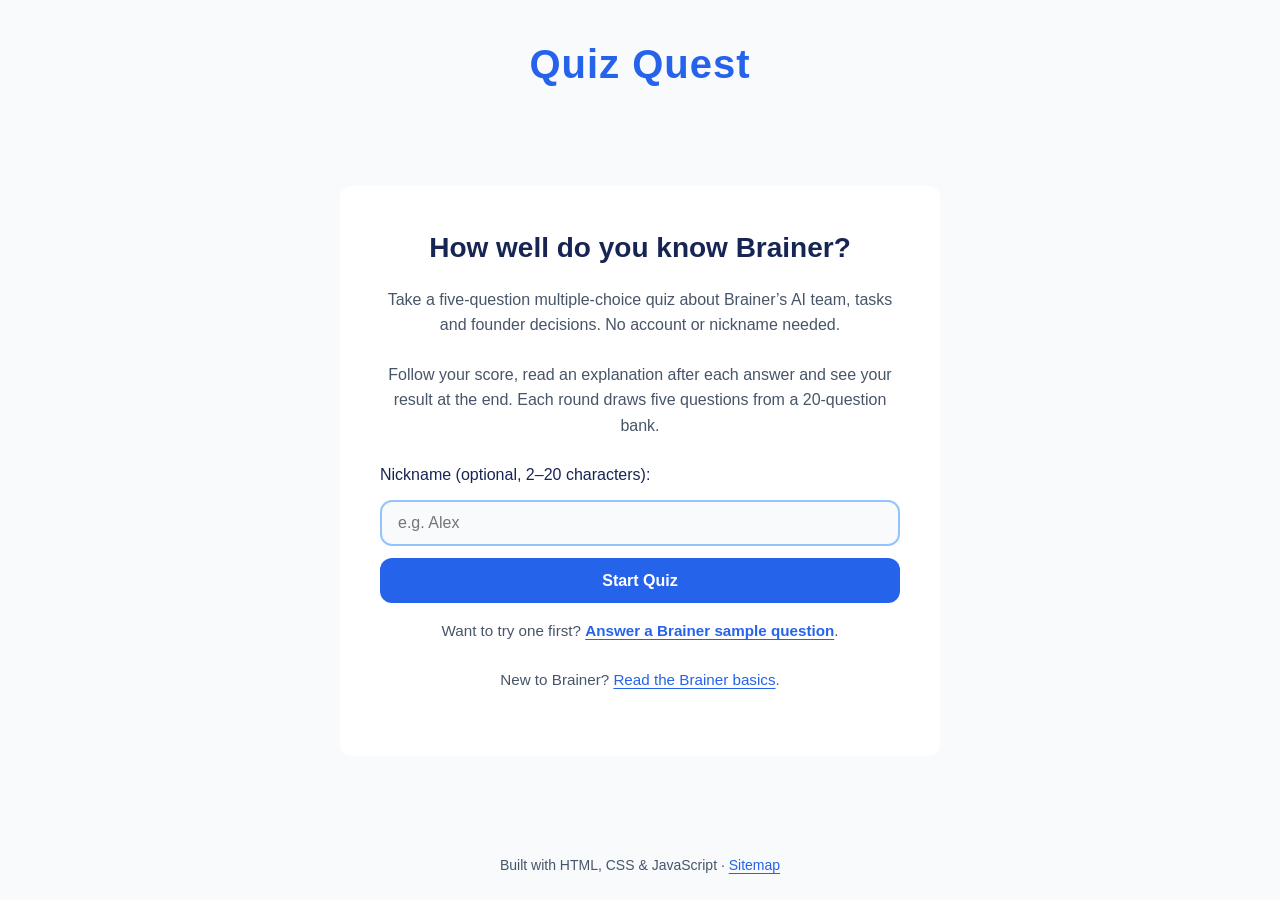
<file: index.html>
<!DOCTYPE html>
<html lang="en">

<head>
    <meta charset="UTF-8" />
    <meta name="viewport" content="width=device-width, initial-scale=1.0" />
    <title>Quiz Quest | Brainer Quiz — Five Questions</title>
    <meta name="description"
        content="Take a five-question, multiple-choice Brainer quiz about its AI team, tasks and founder decisions. No account or nickname needed. See your score and explanations." />
    <link rel="canonical" href="https://anupamas02.github.io/quiz-quest/" />
    <meta property="og:type" content="website" />
    <meta property="og:site_name" content="Quiz Quest" />
    <meta property="og:title" content="Quiz Quest | Brainer Quiz — Five Questions" />
    <meta property="og:description"
        content="Take a five-question, multiple-choice Brainer quiz about its AI team, tasks and founder decisions. No account or nickname needed. See your score and explanations." />
    <meta property="og:url" content="https://anupamas02.github.io/quiz-quest/" />
    <meta property="og:image" content="https://anupamas02.github.io/quiz-quest/assets/quiz-preview.png" />
    <meta property="og:image:type" content="image/png" />
    <meta property="og:image:width" content="1200" />
    <meta property="og:image:height" content="630" />
    <meta property="og:image:alt" content="Quiz Quest. How well do you know Brainer? Five multiple-choice questions." />
    <meta name="twitter:card" content="summary_large_image" />
    <meta name="twitter:title" content="Quiz Quest | Brainer Quiz — Five Questions" />
    <meta name="twitter:description"
        content="Take a five-question, multiple-choice Brainer quiz about its AI team, tasks and founder decisions. No account or nickname needed. See your score and explanations." />
    <meta name="twitter:image" content="https://anupamas02.github.io/quiz-quest/assets/quiz-preview.png" />
    <meta name="twitter:image:alt" content="Quiz Quest. How well do you know Brainer? Five multiple-choice questions." />
    <link rel="sitemap" type="application/xml" href="sitemap.xml" />
    <link rel="stylesheet" href="style.css" />
</head>

<body>
    <header>
        <h1>Quiz Quest</h1>
    </header>

    <main>
        <!-- Screen 1: Start -->
        <section id="start-screen" class="screen">
            <h2>How well do you know Brainer?</h2>
            <p>Take a five-question multiple-choice quiz about Brainer’s AI team, tasks and founder decisions. No account or nickname needed.</p>
            <p>Follow your score, read an explanation after each answer and see your result at the end. Each round draws five questions from a 20-question bank.</p>
            <p id="invitation-error" class="hidden" role="status"></p>
            <button id="recover-round-btn" class="secondary-btn hidden" type="button">Resume Saved Quiz</button>
            <form id="start-form">
                <label for="player-name">Nickname (optional, 2–20 characters):</label>
                <input type="text" id="player-name" name="playerName" placeholder="e.g. Alex"
                    maxlength="20" />
                <button type="submit">Start Quiz</button>
            </form>
            <p class="start-sample-link">Want to try one first? <a href="sample-question.html">Answer a Brainer sample question</a>.</p>
            <p class="reference-link">New to Brainer? <a href="brainer-basics.html">Read the Brainer basics</a>.</p>
        </section>

        <section id="resume-screen" class="screen hidden" aria-labelledby="resume-heading">
            <h2 id="resume-heading" tabindex="-1">Finish your round?</h2>
            <p id="resume-summary"></p>
            <p>Your questions and answers are saved in this tab for up to a day. Your nickname isn’t saved.</p>
            <div class="resume-actions">
                <button id="resume-btn" type="button">Resume Quiz</button>
                <button id="discard-btn" class="secondary-btn" type="button">Discard Round</button>
            </div>
        </section>

        <section id="invitation-screen" class="screen hidden" aria-labelledby="invitation-heading">
            <p>Try one Brainer question</p>
            <h2 id="invitation-heading" tabindex="-1"></h2>
            <div id="invitation-answers">
                <button id="invitation-answer-0" class="invitation-answer" type="button"></button>
                <button id="invitation-answer-1" class="invitation-answer" type="button"></button>
                <button id="invitation-answer-2" class="invitation-answer" type="button"></button>
                <button id="invitation-answer-3" class="invitation-answer" type="button"></button>
            </div>
            <p id="invitation-feedback" class="answer-feedback" role="status" aria-live="polite" tabindex="-1"></p>
            <p>Ready for more? Answer five multiple-choice questions about Brainer.</p>
            <button id="invitation-start-btn" type="button">Try the Full Quiz</button>
        </section>

        <!-- Screen 2: Quiz (hidden for now) -->
        <section id="quiz-screen" class="screen hidden">
            <div class="quiz-info">
                <span id="question-counter">Question 1 of 5</span>
                <span id="score-display">Score: 0</span>

                <!-- NEW: progress bar -->
                <div id="quiz-progress" class="progress-bar" role="progressbar" aria-label="Questions answered"
                    aria-valuemin="0" aria-valuemax="5" aria-valuenow="0">
                    <div id="progress-fill" class="progress-fill"></div>
                </div>
            </div>
            <h2 id="question-text" tabindex="-1">Question goes here</h2>
            <div id="answer-buttons">
                <button class="answer-btn">Answer 1</button>
                <button class="answer-btn">Answer 2</button>
                <button class="answer-btn">Answer 3</button>
                <button class="answer-btn">Answer 4</button>
            </div>
            <p id="answer-feedback" class="answer-feedback" role="status" aria-live="polite"></p>
            <button id="next-question-btn" class="hidden" type="button">Next Question</button>
        </section>

        <!-- Screen 3: Results (hidden for now) -->
        <section id="results-screen" class="screen hidden">
            <h2 id="results-heading" tabindex="-1">Quiz Complete!</h2>
            <p id="final-message">Thanks for playing!</p>
            <p id="final-score">You scored 0 out of 5</p>
            <button id="play-again-btn" type="button">Play Again</button>
            <details id="answer-review" class="answer-review">
                <summary>Review Answers</summary>
                <p>Look back at your five answers and see why each correct answer fits.</p>
                <ol id="review-list" class="review-list"></ol>
            </details>
            <div class="result-sharing" aria-label="Invite a friend with a question">
                <h3>Give a friend one question to try</h3>
                <p id="invitation-preview"></p>
                <p>The invitation includes only this question. Your nickname, answer and score stay here.</p>
                <div class="share-actions">
                    <button id="share-question-btn" class="secondary-btn" type="button">Share Question</button>
                    <button id="copy-question-btn" class="secondary-btn" type="button">Copy Question Link</button>
                </div>
                <p id="question-share-status" role="status" aria-live="polite" aria-atomic="true"></p>
                <div id="question-manual-copy" class="hidden">
                    <label for="question-share-text">Copy this question invitation and link:</label>
                    <textarea id="question-share-text" readonly rows="5" spellcheck="false"></textarea>
                </div>
            </div>
            <div class="result-sharing" aria-label="Share your result">
                <p id="share-note">Share your score and invite a friend to try a Brainer round. Questions may differ. Your name stays here.</p>
                <div class="share-actions">
                    <button id="share-result-btn" class="secondary-btn" type="button" aria-describedby="share-note">Share Score</button>
                    <button id="copy-result-btn" class="secondary-btn" type="button">Copy Result</button>
                    <button id="save-image-btn" class="secondary-btn" type="button" aria-describedby="share-note">Save Score Image</button>
                </div>
                <p id="save-image-status" role="status" aria-live="polite" aria-atomic="true"></p>
                <p id="share-status" role="status" aria-live="polite" aria-atomic="true"></p>
                <div id="manual-copy" class="hidden">
                    <label for="share-text">Copy this result and link:</label>
                    <textarea id="share-text" readonly rows="5" spellcheck="false"></textarea>
                </div>
            </div>
        </section>
    </main>

    <footer>
        <p>Built with HTML, CSS &amp; JavaScript · <a href="sitemap.xml">Sitemap</a></p>
    </footer>

    <script src="questions.js"></script>
    <script src="script.js"></script>
</body>

</html>
</file>
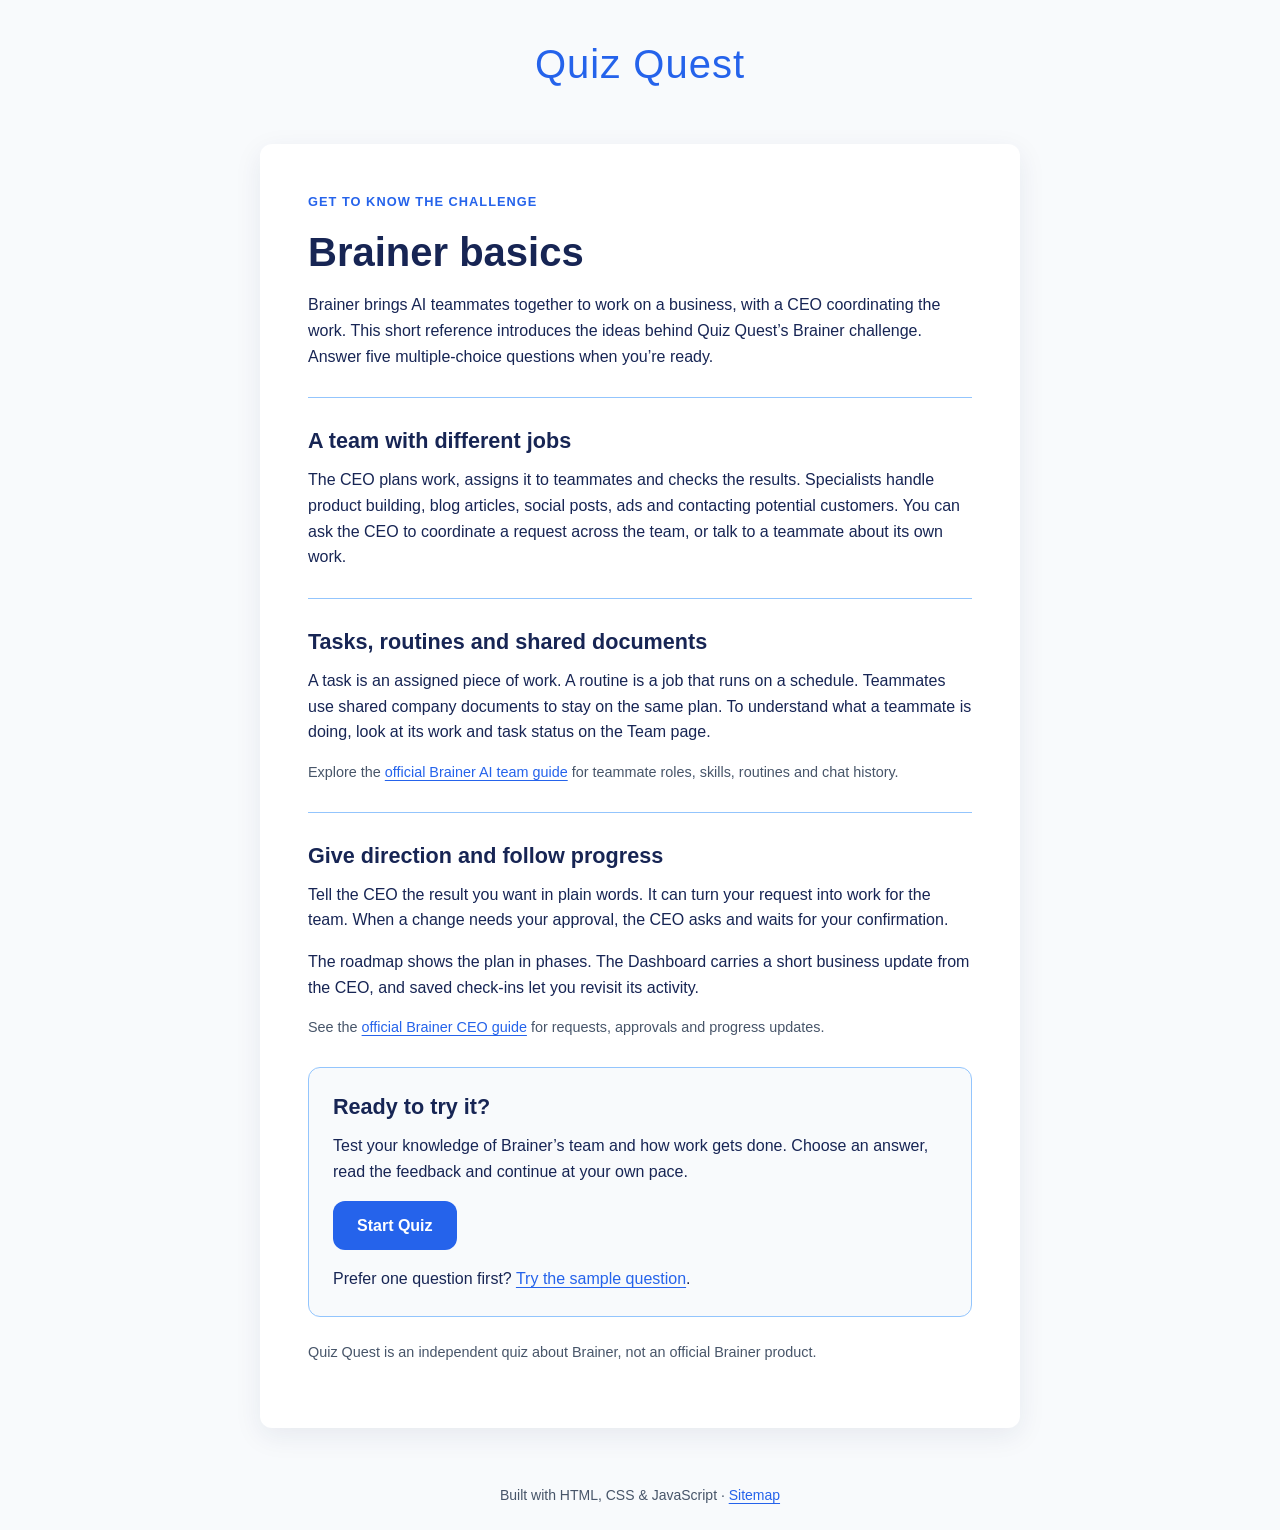
<file: brainer-basics.html>
<!DOCTYPE html>
<html lang="en">

<head>
    <meta charset="UTF-8" />
    <meta name="viewport" content="width=device-width, initial-scale=1.0" />
    <title>Brainer Basics: Team, Tasks and Founder Decisions | Quiz Quest</title>
    <meta name="description"
        content="New to Brainer? Explore its AI team, tasks, routines and founder decisions with official sources, then try a sample or answer five multiple-choice questions." />
    <link rel="canonical" href="https://anupamas02.github.io/quiz-quest/brainer-basics.html" />
    <meta property="og:type" content="website" />
    <meta property="og:site_name" content="Quiz Quest" />
    <meta property="og:title" content="Brainer Basics: Team, Tasks and Founder Decisions | Quiz Quest" />
    <meta property="og:description"
        content="New to Brainer? Explore its AI team, tasks, routines and founder decisions with official sources, then try a sample or answer five multiple-choice questions." />
    <meta property="og:url" content="https://anupamas02.github.io/quiz-quest/brainer-basics.html" />
    <link rel="sitemap" type="application/xml" href="sitemap.xml" />
    <link rel="stylesheet" href="style.css" />
</head>

<body>
    <a class="skip-link" href="#basics-title">Skip to Brainer basics</a>
    <header>
        <p class="sample-site-title"><a href="./">Quiz Quest</a></p>
    </header>

    <main class="basics-main">
        <article class="basics-card" aria-labelledby="basics-title">
            <p class="sample-eyebrow">Get to know the challenge</p>
            <h1 id="basics-title" tabindex="-1">Brainer basics</h1>
            <p>Brainer brings AI teammates together to work on a business, with a CEO coordinating the work. This short reference introduces the ideas behind Quiz Quest’s Brainer challenge. Answer five multiple-choice questions when you’re ready.</p>

            <section class="basics-section" aria-labelledby="team-heading">
                <h2 id="team-heading">A team with different jobs</h2>
                <p>The CEO plans work, assigns it to teammates and checks the results. Specialists handle product building, blog articles, social posts, ads and contacting potential customers. You can ask the CEO to coordinate a request across the team, or talk to a teammate about its own work.</p>
            </section>

            <section class="basics-section" aria-labelledby="work-heading">
                <h2 id="work-heading">Tasks, routines and shared documents</h2>
                <p>A task is an assigned piece of work. A routine is a job that runs on a schedule. Teammates use shared company documents to stay on the same plan. To understand what a teammate is doing, look at its work and task status on the Team page.</p>
                <p class="basics-source">Explore the <a href="https://help.brainer.ceo/ai-team">official Brainer AI team guide</a> for teammate roles, skills, routines and chat history.</p>
            </section>

            <section class="basics-section" aria-labelledby="direction-heading">
                <h2 id="direction-heading">Give direction and follow progress</h2>
                <p>Tell the CEO the result you want in plain words. It can turn your request into work for the team. When a change needs your approval, the CEO asks and waits for your confirmation.</p>
                <p>The roadmap shows the plan in phases. The Dashboard carries a short business update from the CEO, and saved check-ins let you revisit its activity.</p>
                <p class="basics-source">See the <a href="https://help.brainer.ceo/guides/ceo">official Brainer CEO guide</a> for requests, approvals and progress updates.</p>
            </section>

            <section class="basics-section basics-play" aria-labelledby="play-heading">
                <h2 id="play-heading">Ready to try it?</h2>
                <p>Test your knowledge of Brainer’s team and how work gets done. Choose an answer, read the feedback and continue at your own pace.</p>
                <a class="sample-start-btn" href="./#start-screen">Start Quiz</a>
                <p>Prefer one question first? <a href="sample-question.html">Try the sample question</a>.</p>
            </section>
            <p class="basics-source basics-independence">Quiz Quest is an independent quiz about Brainer, not an official Brainer product.</p>
        </article>
    </main>

    <footer>
        <p>Built with HTML, CSS &amp; JavaScript · <a href="sitemap.xml">Sitemap</a></p>
    </footer>
</body>

</html>
</file>
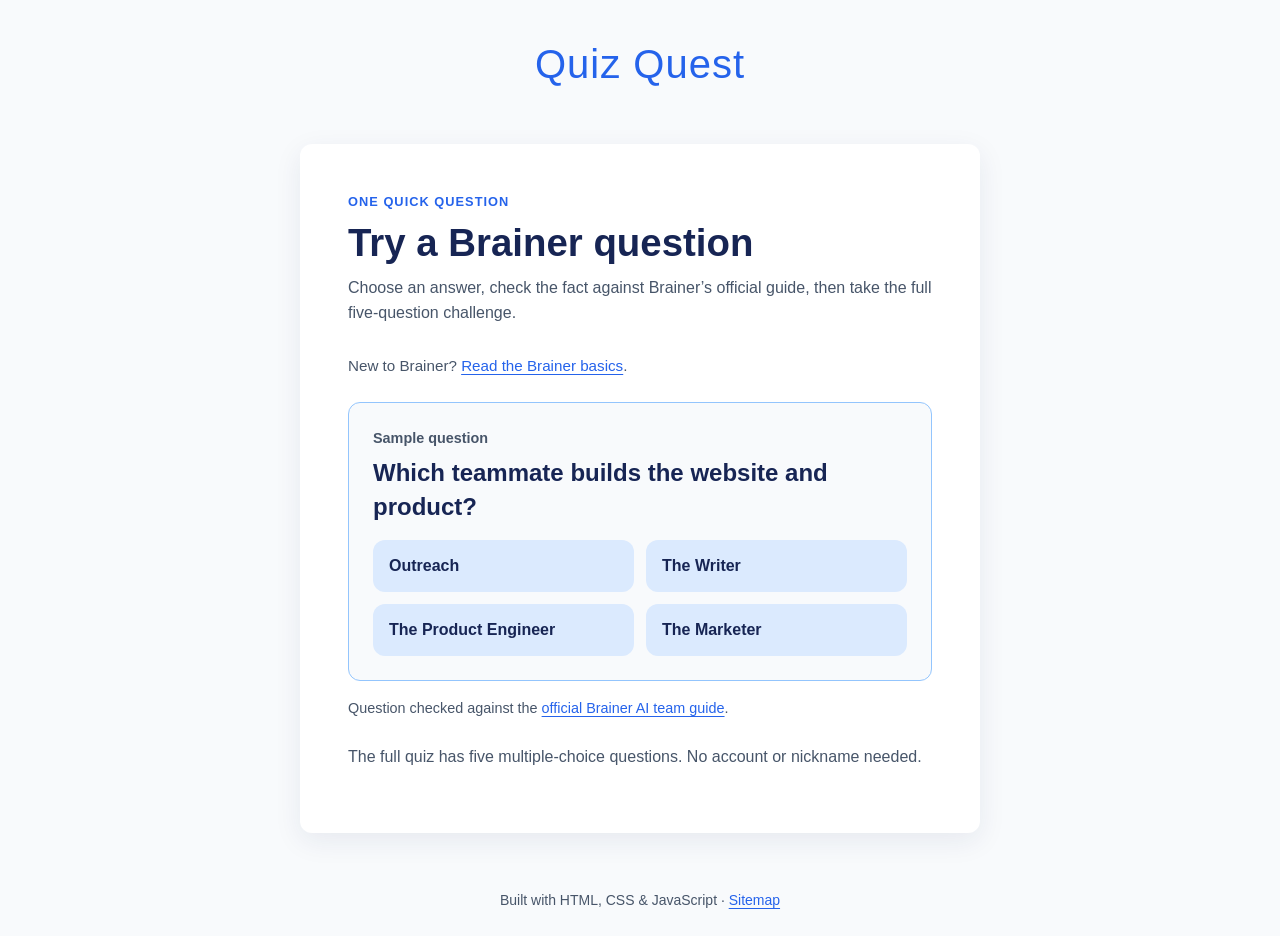
<file: sample-question.html>
<!DOCTYPE html>
<html lang="en">

<head>
    <meta charset="UTF-8" />
    <meta name="viewport" content="width=device-width, initial-scale=1.0" />
    <title>Brainer Sample Question | Quiz Quest</title>
    <meta name="description"
        content="Try a Brainer question: find which teammate builds the website and product. Check your answer against Brainer’s official AI team guide, then play five questions." />
    <link rel="canonical" href="https://anupamas02.github.io/quiz-quest/sample-question.html" />
    <meta property="og:type" content="website" />
    <meta property="og:site_name" content="Quiz Quest" />
    <meta property="og:title" content="Brainer Sample Question | Quiz Quest" />
    <meta property="og:description"
        content="Try a Brainer question: find which teammate builds the website and product. Check your answer against Brainer’s official AI team guide, then play five questions." />
    <meta property="og:url" content="https://anupamas02.github.io/quiz-quest/sample-question.html" />
    <meta property="og:image" content="https://anupamas02.github.io/quiz-quest/assets/quiz-preview.png" />
    <meta property="og:image:alt" content="Quiz Quest. Answer five multiple-choice questions about Brainer." />
    <meta name="twitter:card" content="summary_large_image" />
    <meta name="twitter:title" content="Brainer Sample Question | Quiz Quest" />
    <meta name="twitter:description"
        content="Try a Brainer question: find which teammate builds the website and product. Check your answer against Brainer’s official AI team guide, then play five questions." />
    <meta name="twitter:image" content="https://anupamas02.github.io/quiz-quest/assets/quiz-preview.png" />
    <meta name="twitter:image:alt" content="Quiz Quest. Answer five multiple-choice questions about Brainer." />
    <link rel="sitemap" type="application/xml" href="sitemap.xml" />
    <link rel="stylesheet" href="style.css" />
</head>

<body>
    <header>
        <p class="sample-site-title"><a href="./">Quiz Quest</a></p>
    </header>

    <main class="sample-main">
        <article class="sample-card" aria-labelledby="sample-title">
            <p class="sample-eyebrow">One quick question</p>
            <h1 id="sample-title">Try a Brainer question</h1>
            <p class="sample-intro">Choose an answer, check the fact against Brainer’s official guide, then take the full five-question challenge.</p>
            <p class="reference-link">New to Brainer? <a href="brainer-basics.html">Read the Brainer basics</a>.</p>

            <section class="sample-question-block" aria-labelledby="sample-question">
                <p class="sample-question-label">Sample question</p>
                <h2 id="sample-question">Which teammate builds the website and product?</h2>
                <div class="sample-answers" role="group" aria-labelledby="sample-question">
                    <button class="sample-answer" type="button" data-index="0">Outreach</button>
                    <button class="sample-answer" type="button" data-index="1">The Writer</button>
                    <button class="sample-answer" type="button" data-index="2">The Product Engineer</button>
                    <button class="sample-answer" type="button" data-index="3">The Marketer</button>
                </div>
                <p id="sample-feedback" class="sample-feedback" role="status" aria-live="polite" aria-atomic="true" tabindex="-1" hidden></p>
            </section>

            <p class="sample-source">Question checked against the <a href="https://help.brainer.ceo/ai-team" target="_blank" rel="noopener noreferrer">official Brainer AI team guide</a>.</p>
            <p class="sample-full-quiz">The full quiz has five multiple-choice questions. No account or nickname needed.</p>
            <a id="sample-start-btn" class="sample-start-btn" href="./#start-screen" hidden>Start Quiz</a>
        </article>
    </main>

    <footer>
        <p>Built with HTML, CSS &amp; JavaScript · <a href="sitemap.xml">Sitemap</a></p>
    </footer>

    <script src="questions.js"></script>
    <script src="sample-question.js"></script>
</body>

</html>
</file>
<file: style.css>
/* ============================================
   1. CSS Variables (custom properties)
   ============================================ */
:root {
    --color-bg: #f8fafc;
    --color-surface: #ffffff;
    --color-primary: #2563eb;
    --color-secondary: #93c5fd;
    --color-accent: #f59e0b;
    --color-text: #172554;
    --color-text-muted: #475569;
    --color-correct: #4ade80;
    --color-wrong: #f87171;

    --radius: 12px;
    --transition: 0.25s ease;
}

/* ============================================
   2. Reset & base styles
   ============================================ */
* {
    margin: 0;
    padding: 0;
    box-sizing: border-box;
}

body {
    font-family: -apple-system, BlinkMacSystemFont, "Segoe UI", sans-serif;
    background-color: var(--color-bg);
    color: var(--color-text);
    min-height: 100vh;
    display: flex;
    flex-direction: column;
    line-height: 1.6;
}

/* ============================================
   3. Layout
   ============================================ */
header {
    text-align: center;
    padding: 2rem 1rem 1rem;
}

header h1 {
    font-size: 2.5rem;
    color: var(--color-primary);
    letter-spacing: 1px;
}

main {
    flex: 1;
    display: flex;
    justify-content: center;
    align-items: center;
    padding: 2rem 1rem;
}

footer {
    text-align: center;
    padding: 1.5rem;
    color: var(--color-text-muted);
    font-size: 0.875rem;
}

/* ============================================
   4. Screens (the three sections)
   ============================================ */
.screen {
    background-color: var(--color-surface);
    border-radius: var(--radius);
    padding: 2.5rem;
    width: 100%;
    max-width: 600px;
    text-align: center;
}

.screen h2 {
    margin-bottom: 1rem;
    font-size: 1.75rem;
}

.screen p {
    margin-bottom: 1.5rem;
    color: var(--color-text-muted);
}

/* ============================================
   5. Form (start screen)
   ============================================ */
form {
    display: flex;
    flex-direction: column;
    gap: 0.75rem;
    align-items: stretch;
}

label {
    text-align: left;
    font-weight: 500;
}

input[type="text"] {
    padding: 0.75rem 1rem;
    font-size: 1rem;
    background-color: var(--color-bg);
    color: var(--color-text);
    border: 2px solid var(--color-secondary);
    border-radius: var(--radius);
    transition: border-color var(--transition);
}

input[type="text"]:focus {
    outline: none;
    border-color: var(--color-accent);
}

/* ============================================
   6. Buttons
   ============================================ */
button {
    padding: 0.85rem 1.5rem;
    font-size: 1rem;
    font-weight: 600;
    background-color: var(--color-primary);
    color: var(--color-surface);
    border: none;
    border-radius: var(--radius);
    cursor: pointer;
    transition: transform var(--transition), background-color var(--transition);
}

button:hover {
    background-color: #1d4ed8;
    transform: translateY(-2px);
}

button:focus-visible {
    outline: 3px solid var(--color-accent);
    outline-offset: 3px;
}

button:active {
    transform: translateY(0);
}

/* ============================================
   7. Quiz screen specifics
   ============================================ */
.quiz-info {
    display: flex;
    flex-wrap: wrap;
    gap: 0.75rem;
    justify-content: space-between;
    margin-bottom: 1.5rem;
    color: var(--color-text-muted);
    font-size: 0.95rem;
}

#question-text {
    margin-bottom: 2rem;
    min-height: 3rem;
}

#answer-buttons,
#invitation-answers {
    display: flex;
    flex-direction: column;
    gap: 0.75rem;
}

.answer-btn,
.invitation-answer {
    background-color: var(--color-secondary);
    color: var(--color-text);
    text-align: left;
}

.answer-btn:hover:not(:disabled),
.invitation-answer:hover:not(:disabled) {
    background-color: #bfdbfe;
}

.answer-btn:disabled,
.invitation-answer:disabled {
    cursor: default;
    transform: none;
}

.answer-btn.correct,
.invitation-answer.correct {
    background-color: var(--color-correct);
}

.answer-btn.wrong,
.invitation-answer.wrong {
    background-color: var(--color-wrong);
}

.answer-feedback:not(:empty) {
    margin-top: 1.5rem;
    color: var(--color-text);
    text-align: left;
}

@media (prefers-reduced-motion: reduce) {
    .screen {
        animation: none;
    }

    *, *::before, *::after {
        transition: none !important;
    }
}

/* ============================================
   8. Utilities
   ============================================ */
.hidden {
    display: none;
}

/* ============================================
   Screen fade animation
   ============================================ */
.screen {
    animation: fadeIn 0.4s ease;
}

@keyframes fadeIn {
    from {
        opacity: 0;
        transform: translateY(10px);
    }

    to {
        opacity: 1;
        transform: translateY(0);
    }
}

/* ============================================
   Progress bar
   ============================================ */
.progress-bar {
    width: 100%;
    height: 8px;
    background-color: var(--color-secondary);
    border-radius: var(--radius);
    overflow: hidden;
    margin-bottom: 1.5rem;
}

.progress-fill {
    height: 100%;
    width: 0%;
    background-color: var(--color-primary);
    transition: width 0.4s ease;
}

/* ============================================
   9. Responsive (media queries)
   ============================================ */
@media (max-width: 600px) {
    header h1 {
        font-size: 2rem;
    }

    .screen {
        padding: 1.5rem;
    }

    .screen h2 {
        font-size: 1.4rem;
    }
}
/* Keep replay primary and sharing easy to reach on small screens. */
.result-sharing {
    margin-top: 2rem;
    padding-top: 1.5rem;
    border-top: 1px solid var(--color-secondary);
}

.share-actions,
.resume-actions {
    display: flex;
    flex-wrap: wrap;
    justify-content: center;
    gap: 0.75rem;
}

.secondary-btn {
    background-color: var(--color-bg);
    color: var(--color-primary);
    border: 2px solid var(--color-primary);
}

.secondary-btn:hover:not(:disabled) {
    background-color: #dbeafe;
}

.secondary-btn:disabled {
    opacity: 0.65;
    cursor: wait;
    transform: none;
}

#share-status:not(:empty),
#save-image-status:not(:empty),
#question-share-status:not(:empty) {
    margin: 1rem 0;
}

#manual-copy label,
#question-manual-copy label {
    display: block;
    margin-bottom: 0.5rem;
}

#share-text,
#question-share-text {
    width: 100%;
    padding: 0.75rem;
    font: inherit;
    color: var(--color-text);
    background-color: var(--color-bg);
    border: 2px solid var(--color-secondary);
    border-radius: var(--radius);
    resize: vertical;
}

#share-text:focus-visible,
#question-share-text:focus-visible {
    outline: 3px solid var(--color-accent);
    outline-offset: 3px;
}

/* Native disclosure keeps answer review optional and keyboard accessible. */
.answer-review {
    margin-top: 1.5rem;
    text-align: left;
    border: 1px solid var(--color-secondary);
    border-radius: var(--radius);
    overflow-wrap: anywhere;
}

.answer-review summary {
    padding: 0.85rem 1rem;
    min-height: 44px;
    color: var(--color-primary);
    font-weight: 600;
    cursor: pointer;
    border-radius: var(--radius);
}

.answer-review summary:hover {
    background-color: var(--color-bg);
}

.answer-review summary:focus-visible,
.review-item a:focus-visible {
    outline: 3px solid var(--color-accent);
    outline-offset: -3px;
}

.answer-review > p {
    margin: 0.5rem 1rem 1rem;
}

.review-list {
    list-style: none;
    padding: 0 1rem 1rem;
}

.review-item {
    padding: 1rem 0;
    border-top: 1px solid var(--color-secondary);
}

.review-item h3 {
    font-size: 1.1rem;
    line-height: 1.5;
    margin-bottom: 0.75rem;
}

.review-item p {
    margin-bottom: 0.75rem;
    color: var(--color-text);
}

.review-item .review-outcome {
    display: inline-block;
    padding: 0.15rem 0.6rem;
    border-radius: var(--radius);
    font-weight: 600;
}

.review-correct {
    background-color: var(--color-correct);
}

.review-incorrect {
    background-color: var(--color-wrong);
}

.review-item a {
    display: inline-block;
    padding: 0.5rem 0;
    min-height: 44px;
    color: var(--color-primary);
    text-underline-offset: 3px;
}

#invitation-screen > p:first-child {
    color: var(--color-primary);
    font-weight: 600;
}

#invitation-screen > p:last-of-type {
    margin-top: 1.5rem;
}

#invitation-preview {
    margin-top: 0.75rem;
    color: var(--color-text);
    font-weight: 600;
}

#recover-round-btn {
    margin-bottom: 1.5rem;
}

/* Standalone sample question entry page */
.sample-site-title {
    font-size: 2.5rem;
    color: var(--color-primary);
    letter-spacing: 1px;
}

.sample-site-title a {
    color: var(--color-primary);
    text-decoration: none;
}

.sample-main {
    align-items: center;
}

.sample-card {
    width: 100%;
    max-width: 680px;
    padding: clamp(1.5rem, 5vw, 3rem);
    background-color: var(--color-surface);
    border-radius: var(--radius);
    box-shadow: 0 8px 28px rgb(23 37 84 / 8%);
}

.sample-eyebrow {
    margin-bottom: 0.5rem;
    color: var(--color-primary);
    font-size: 0.8rem;
    font-weight: 700;
    letter-spacing: 0.08em;
    text-transform: uppercase;
}

.sample-card h1 {
    margin-bottom: 0.5rem;
    font-size: clamp(1.8rem, 5vw, 2.4rem);
    line-height: 1.2;
}

.sample-intro,
.sample-full-quiz {
    color: var(--color-text-muted);
}

.sample-intro {
    margin-bottom: 1.75rem;
}

.sample-question-block {
    padding: clamp(1rem, 4vw, 1.5rem);
    background: var(--color-bg);
    border: 1px solid var(--color-secondary);
    border-radius: var(--radius);
}

.sample-question-label {
    margin-bottom: 0.4rem;
    color: var(--color-text-muted);
    font-size: 0.9rem;
    font-weight: 600;
}

.sample-question-block h2 {
    margin-bottom: 1rem;
    font-size: clamp(1.2rem, 4vw, 1.5rem);
    line-height: 1.4;
}

.sample-answers {
    display: grid;
    grid-template-columns: repeat(2, minmax(0, 1fr));
    gap: 0.75rem;
}

.sample-answer {
    min-height: 3.25rem;
    padding: 0.75rem 1rem;
    background: #dbeafe;
    color: var(--color-text);
    text-align: left;
    overflow-wrap: anywhere;
}

.sample-answer:hover:not(:disabled) {
    background: var(--color-secondary);
}

.sample-answer:disabled {
    cursor: default;
    transform: none;
}

.sample-answer.correct {
    background: var(--color-correct);
}

.sample-answer.wrong {
    background: var(--color-wrong);
}

.sample-answer:focus-visible,
.sample-start-btn:focus-visible,
.sample-site-title a:focus-visible,
.sample-source a:focus-visible {
    outline: 3px solid var(--color-accent);
    outline-offset: 3px;
}

.sample-feedback {
    margin: 1rem 0 0;
    padding: 1rem;
    border-radius: var(--radius);
    color: var(--color-text);
    font-weight: 600;
}

.sample-feedback.is-correct {
    background: var(--color-correct);
}

.sample-feedback.is-incorrect {
    background: var(--color-wrong);
}

.sample-source {
    margin: 1rem 0 0;
    color: var(--color-text-muted);
    font-size: 0.9rem;
}

.sample-source a {
    color: var(--color-primary);
    text-underline-offset: 3px;
}

.sample-full-quiz {
    margin: 1.5rem 0 1rem;
}

.sample-start-btn {
    display: inline-flex;
    align-items: center;
    justify-content: center;
    min-height: 3rem;
    padding: 0.75rem 1.5rem;
    border-radius: var(--radius);
    background: var(--color-primary);
    color: var(--color-surface);
    font-size: 1rem;
    font-weight: 700;
    text-decoration: none;
    transition: background-color var(--transition), transform var(--transition);
}

.sample-start-btn:hover {
    background: #1d4ed8;
    transform: translateY(-2px);
}

.sample-start-btn[hidden],
.sample-feedback[hidden] {
    display: none;
}

@media (max-width: 600px) {
    .sample-site-title {
        font-size: 2rem;
    }
}

@media (max-width: 480px) {
    .sample-answers {
        grid-template-columns: 1fr;
    }

    .sample-start-btn {
        display: flex;
        width: 100%;
    }
}

.start-sample-link {
    margin: 1rem 0 0;
    font-size: 0.95rem;
}

.start-sample-link a {
    color: var(--color-primary);
    font-weight: 600;
    text-underline-offset: 3px;
}

.start-sample-link a:focus-visible {
    outline: 3px solid var(--color-accent);
    outline-offset: 3px;
}

/* Sourced basics reference; no script required to read or navigate. */
a {
    color: var(--color-primary);
    text-underline-offset: 3px;
}

a:focus-visible {
    outline: 3px solid var(--color-primary);
    outline-offset: 3px;
    border-radius: 2px;
}

.reference-link {
    margin: 1rem 0 1.5rem;
    color: var(--color-text-muted);
    font-size: 0.95rem;
}

.basics-main {
    align-items: flex-start;
}

.basics-card {
    width: 100%;
    max-width: 760px;
    padding: clamp(1.5rem, 5vw, 3rem);
    border-radius: var(--radius);
    background: var(--color-surface);
    box-shadow: 0 8px 28px rgb(23 37 84 / 8%);
}

.basics-card h1 {
    margin-bottom: 1rem;
    font-size: clamp(1.9rem, 5vw, 2.5rem);
    line-height: 1.2;
}

.basics-card p {
    margin-bottom: 1rem;
}

.basics-card h2 {
    margin-bottom: 0.75rem;
    font-size: 1.35rem;
    line-height: 1.35;
}

.basics-section {
    margin-top: 1.75rem;
    padding-top: 1.75rem;
    border-top: 1px solid var(--color-secondary);
}

.basics-source {
    font-size: 0.9rem;
    color: var(--color-text-muted);
}

.basics-play {
    padding: 1.5rem;
    border-radius: var(--radius);
    background: var(--color-bg);
    border: 1px solid var(--color-secondary);
}

.basics-play .sample-start-btn {
    margin-bottom: 1rem;
}

.basics-play p:last-child {
    margin-bottom: 0;
}

.skip-link {
    position: absolute;
    top: 0.5rem;
    left: 1rem;
    padding: 0.75rem 1rem;
    background: var(--color-surface);
    z-index: 1;
    transform: translateY(-200%);
}

.skip-link:focus {
    transform: translateY(0);
}

.basics-independence {
    margin-top: 1.5rem;
}
</file>
